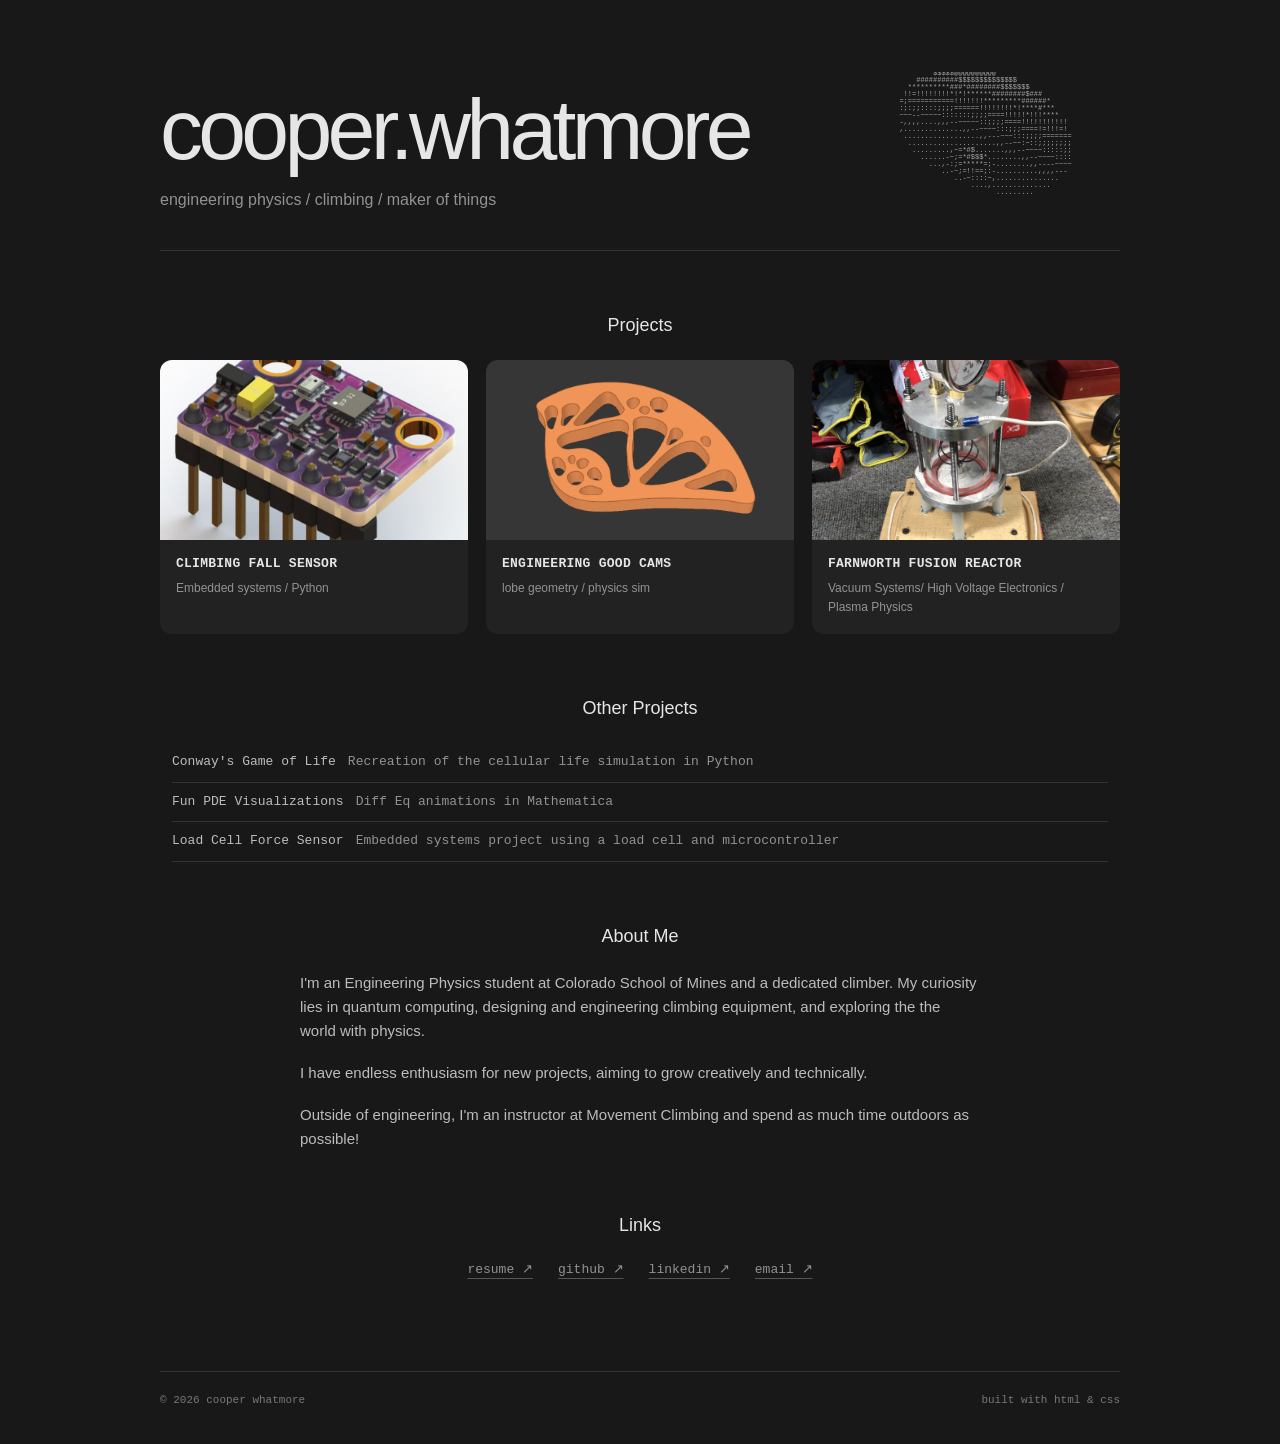
<file: index.html>
<!DOCTYPE html>
<html lang="en">

<head>
  <meta charset="UTF-8">
  <meta name="viewport" content="width=device-width, initial-scale=1.0">
  <meta name="description" content="Cooper Whatmore's engineering portfolio.">
  <title>cooper whatmore</title>
  <link rel="stylesheet" href="style.css">
</head>

<body>

  <main class="container">

    <!-- INTRODUCTION -->

    
    <header id="home" class="hero-header">

      <div class="hero-text">
        <h1>cooper.whatmore</h1>

        <p class="subtitle">
          engineering physics / climbing / maker of things
        </p>
      </div>

      <div class="donut-decoration" aria-hidden="true">
        <pre id="donut"></pre>
      </div>

    </header>


    <hr>

    <!-- PROJECTS -->

    <section id="Projects">
      <h2>Projects</h2>

      <div class="project-grid">

        <a class="project-card" href="Projects/fall-sensor.html">
          <div class="project-image">
            <img
              src="assets/fallsensor.jpeg"
              alt="Climbing fall sensor project"
              onerror="this.style.display='none'"
            >
            <span class="project-placeholder">01 / SENSOR</span>
          </div>
          <div class="project-info">
            <h3>CLIMBING FALL SENSOR</h3>
            <p>Embedded systems / Python</p>
          </div>
        </a>

        <a class="project-card" href="Projects/cam-analysis.html">
          <div class="project-image">
            <img
              src="assets/camdesign.jpeg"
              alt="Climbing cam mechanism"
              onerror="this.style.display='none'"
            >
            <span class="project-placeholder">02 / MECHANICS</span>
          </div>
          <div class="project-info">
            <h3>ENGINEERING GOOD CAMS</h3>
            <p>lobe geometry / physics sim</p>
          </div>
        </a>

        <a class="project-card" href="Projects/fusion-reactor.html">
          <div class="project-image">
            <img
              src="assets/fusionproj.jpg"
              alt="Farnsworth Fusion Reactor"
              onerror="this.style.display='none'"
            >
          </div>
          <div class="project-info">
            <h3>FARNWORTH FUSION REACTOR</h3>
            <p>Vacuum Systems/ High Voltage Electronics / Plasma Physics</p>
          </div>
        </a>

      </div>
    </section>

    <!-- SMALL PROJECTS -->

    <section id="other-projects">
      <h2>Other Projects</h2>

      <div class="project-links">

        <div class="project-link">
          <span class="project-name">Conway's Game of Life</span>
          <span class="project-description">
            Recreation of the cellular life simulation in Python
          </span>
        </div>

        <div class="project-link">
          <span class="project-name">Fun PDE Visualizations</span>
          <span class="project-description">
            Diff Eq animations in Mathematica
          </span>
        </div>

        <div class="project-link">
          <span class="project-name">Load Cell Force Sensor</span>
          <span class="project-description">
            Embedded systems project using a load cell and microcontroller
          </span>
        </div>


      </div>
    </section>

    <!-- ABOUT -->

    <section id="about">
      <h2>About Me</h2>

      <div class="about-text">
        <p>
          I'm an Engineering Physics student at Colorado School
          of Mines and a dedicated climber. My curiosity lies in quantum computing, 
          designing and engineering climbing equipment, and exploring the the world with 
          physics.

        </p>

        <p>
          I have endless enthusiasm for new projects, aiming to grow creatively and technically. 
        </p>

        <p>
          Outside of engineering, I'm an instructor at Movement Climbing and spend
          as much time outdoors as possible!
        </p>
      </div>
    </section>

    <!-- RESUME AND CONTACT -->

    <section id="contact">
      <h2>Links</h2>

      <div class="links">
        <a href="assets/CWresume26.pdf" target="_blank" rel="noopener">
          resume ↗
        </a>

        <a href="https://github.com/" target="_blank" rel="noopener">
          github ↗
        </a>

        <a
          href="https://www.linkedin.com/in/cjwhatmore-2675b8348/"
          target="_blank"
          rel="noopener"
        >
          linkedin ↗
        </a>

        <a href="mailto:cjwhatmore@mines.edu">
          email ↗
        </a>
      </div>
    </section>

    <footer>
      <span>© 2026 cooper whatmore</span>
      <span>built with html & css</span>
    </footer>

  </main>

<script src="donut.js"></script>

</body>
</html>
</file>
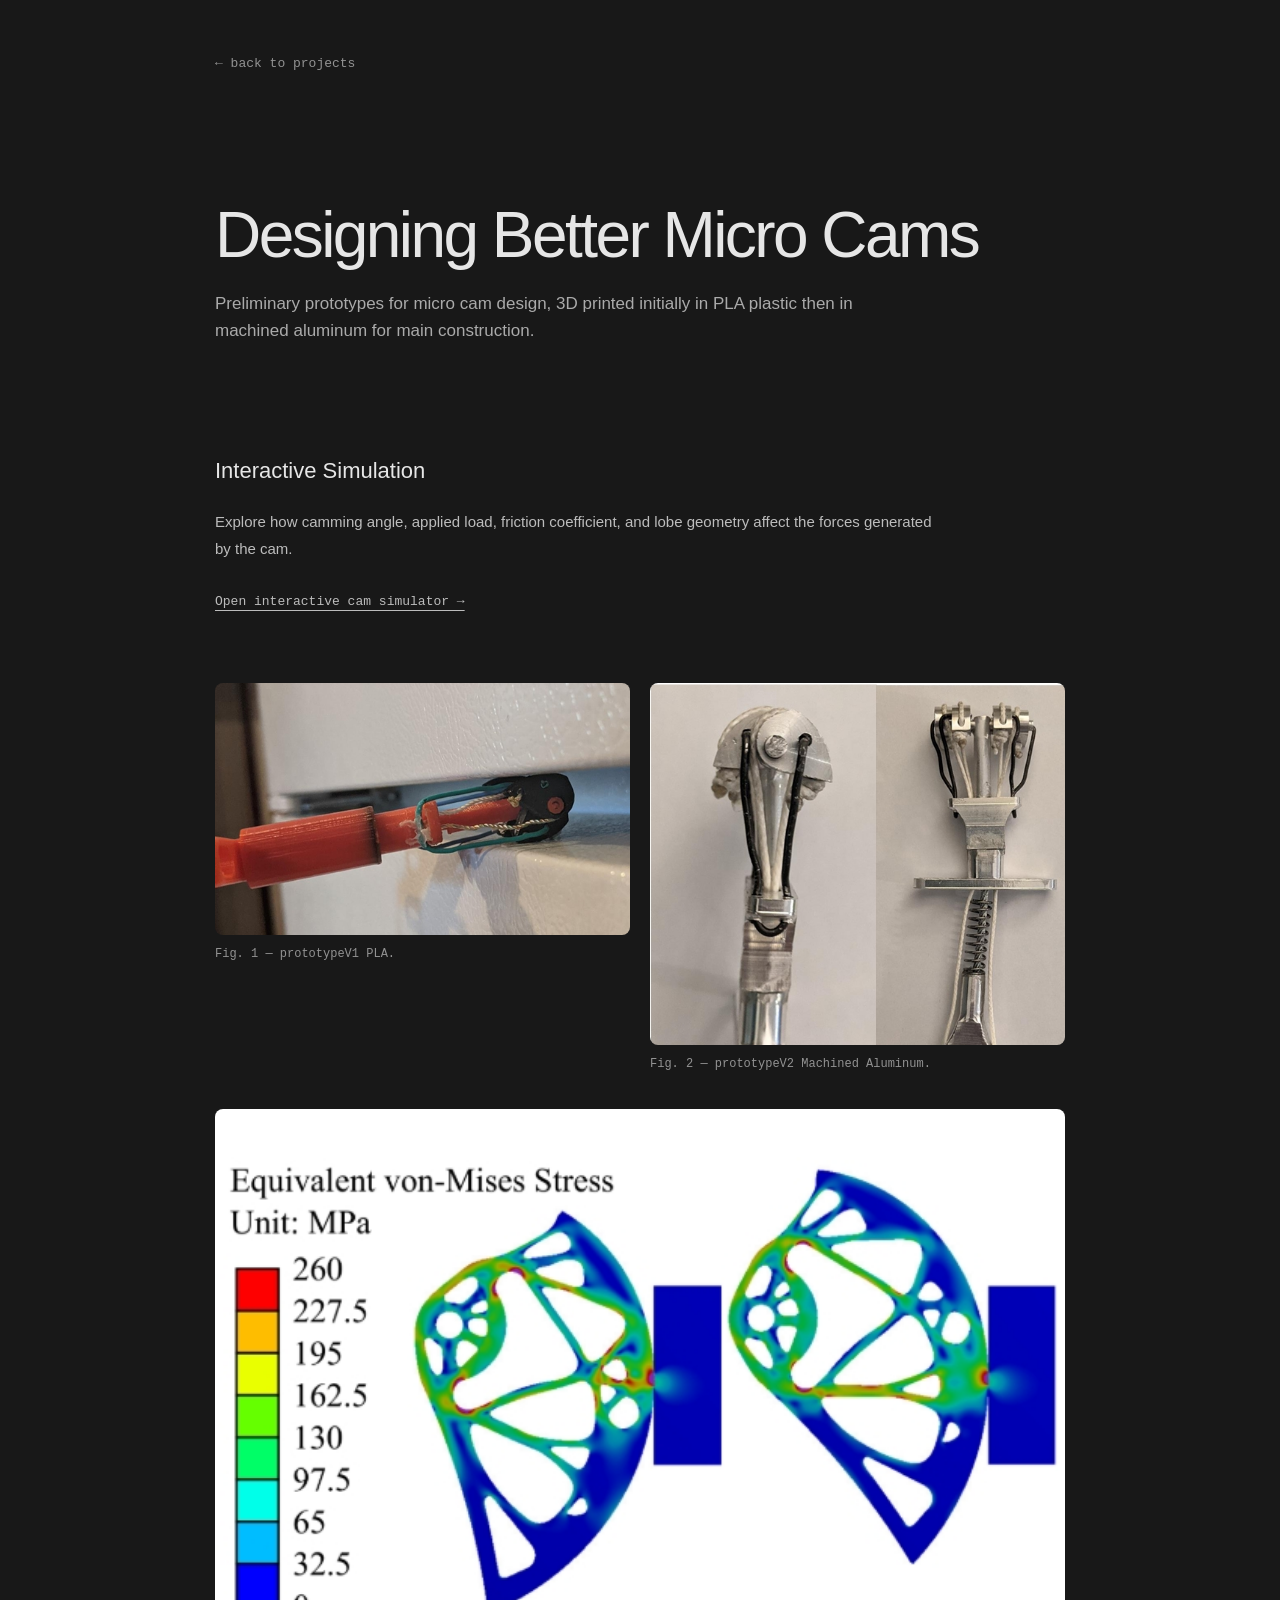
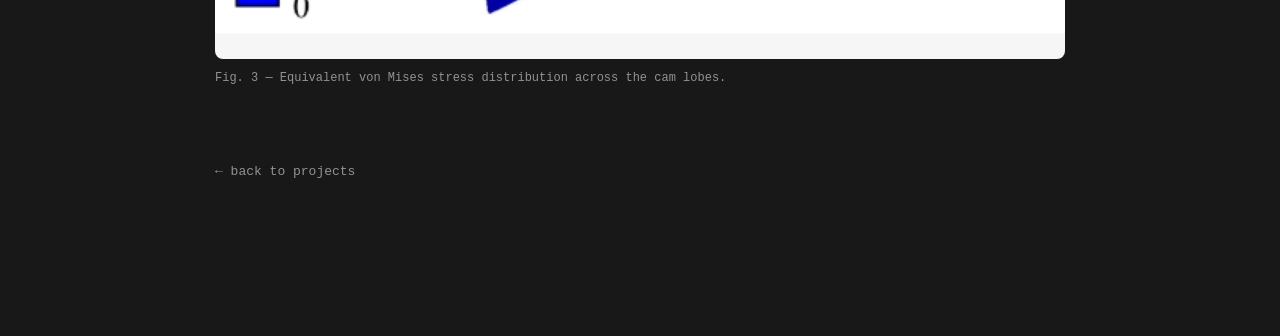
<file: Projects/cam-analysis.html>
<!DOCTYPE html>
<html lang="en">

<head>
  <meta charset="UTF-8">
  <meta name="viewport" content="width=device-width, initial-scale=1.0">

  <title>Designing better micro cams</title>

  <link rel="stylesheet" href="../style.css">

  <style>
    /* Project page layout */

    .project-page {
      width: min(100% - 40px, 850px);
      margin: 0 auto;
      padding: 50px 0 100px;
    }

    .back-link {
      display: inline-block;
      color: #929292;
      font-family: monospace;
      font-size: 13px;
      margin-bottom: 55px;
      text-decoration: none;
    }

    .project-header {
      margin-bottom: 65px;
    }

    .project-header h1 {
      font-size: clamp(36px, 6vw, 64px);
      letter-spacing: -0.04em;
      margin: 0 0 20px;
    }

    .project-header p {
      color: #aaa;
      font-size: 17px;
      max-width: 650px;
    }

    .project-section {
      margin: 65px 0;
    }

    .project-section h2 {
      font-size: 22px;
      text-align: left;
      margin-bottom: 20px;
    }

    .project-section p {
      color: #bcbcbc;
      line-height: 1.8;
      max-width: 720px;
    }

    
/* PROTOTYPE IMAGE SECTION */

.prototype-section {
  margin: 70px 0;
  width: 100%;
}

.prototype-section h2 {
  text-align: left;
  font-size: 24px;
  margin-bottom: 12px;
}

.prototype-section > p {
  color: #929292;
  margin-bottom: 30px;
}

/* Two photos side by side */

.prototype-gallery {
  display: grid;
  grid-template-columns: repeat(2, minmax(0, 1fr));
  gap: 20px;
  align-items: start;
}

.prototype-gallery figure,
.prototype-fea {
  margin: 0;
  min-width: 0;
}

.prototype-gallery img {
  display: block;
  width: 100%;
  height: auto;
  max-height: none;
  object-fit: contain;
  border-radius: 8px;
}

/* FEA image */

.prototype-fea {
  margin-top: 35px;
}

.prototype-fea img {
  display: block;
  width: 100%;
  height: auto;
  max-height: none;
  object-fit: contain;
  border-radius: 8px;
}

/* Captions */

.prototype-section figcaption {
  margin-top: 10px;
  color: #929292;
  font-family: monospace;
  font-size: 12px;
  line-height: 1.6;
}

/* Mobile */

@media (max-width: 650px) {
  .prototype-gallery {
    grid-template-columns: 1fr;
  }
}

  </style>
</head>

<body>

  <main class="project-page">

    <!-- BACK TO HOMEPAGE -->

    <a href="../index.html" class="back-link">
      ← back to projects
    </a>

    <!-- PROJECT INTRODUCTION -->

    <header class="project-header">

      <h1>Designing Better Micro Cams</h1>

      <p>
        Preliminary prototypes for micro cam design, 3D printed initially in
        PLA plastic then in machined aluminum for main construction.
      </p>

    </header>

<section class="project-section">
  <h2>Interactive Simulation</h2>

  <p>
    Explore how camming angle, applied load, friction coefficient,
    and lobe geometry affect the forces generated by the cam.
  </p>

  <a href="cam-simulator.html" class="simulation-link">
    Open interactive cam simulator →
  </a>
</section>

    
<section class="prototype-section">

  <!-- Two prototype photos -->

  <div class="prototype-gallery">

    <figure>
      <img
        src="../assets/camProt1.jpeg"
        alt="Close-up of the cam prototype"
      >
      <figcaption>
        Fig. 1 — prototypeV1 PLA.
      </figcaption>
    </figure>

    <figure>
      <img
        src="../assets/camProt2.jpeg"
        alt="Two views of the cam prototype"
      >
      <figcaption>
        Fig. 2 — prototypeV2 Machined Aluminum.
      </figcaption>
    </figure>

  </div>

  <!-- Full-width FEA image -->

  <figure class="prototype-fea">
    <img
      src="../assets/camFEA.jpeg"
      alt="Equivalent von Mises stress distribution"
    >
    <figcaption>
      Fig. 3 — Equivalent von Mises stress distribution
      across the cam lobes.
    </figcaption>
  </figure>

</section>

    <a href="../index.html" class="back-link">
      ← back to projects
    </a>

  </main>

</body>
</html>
</file>
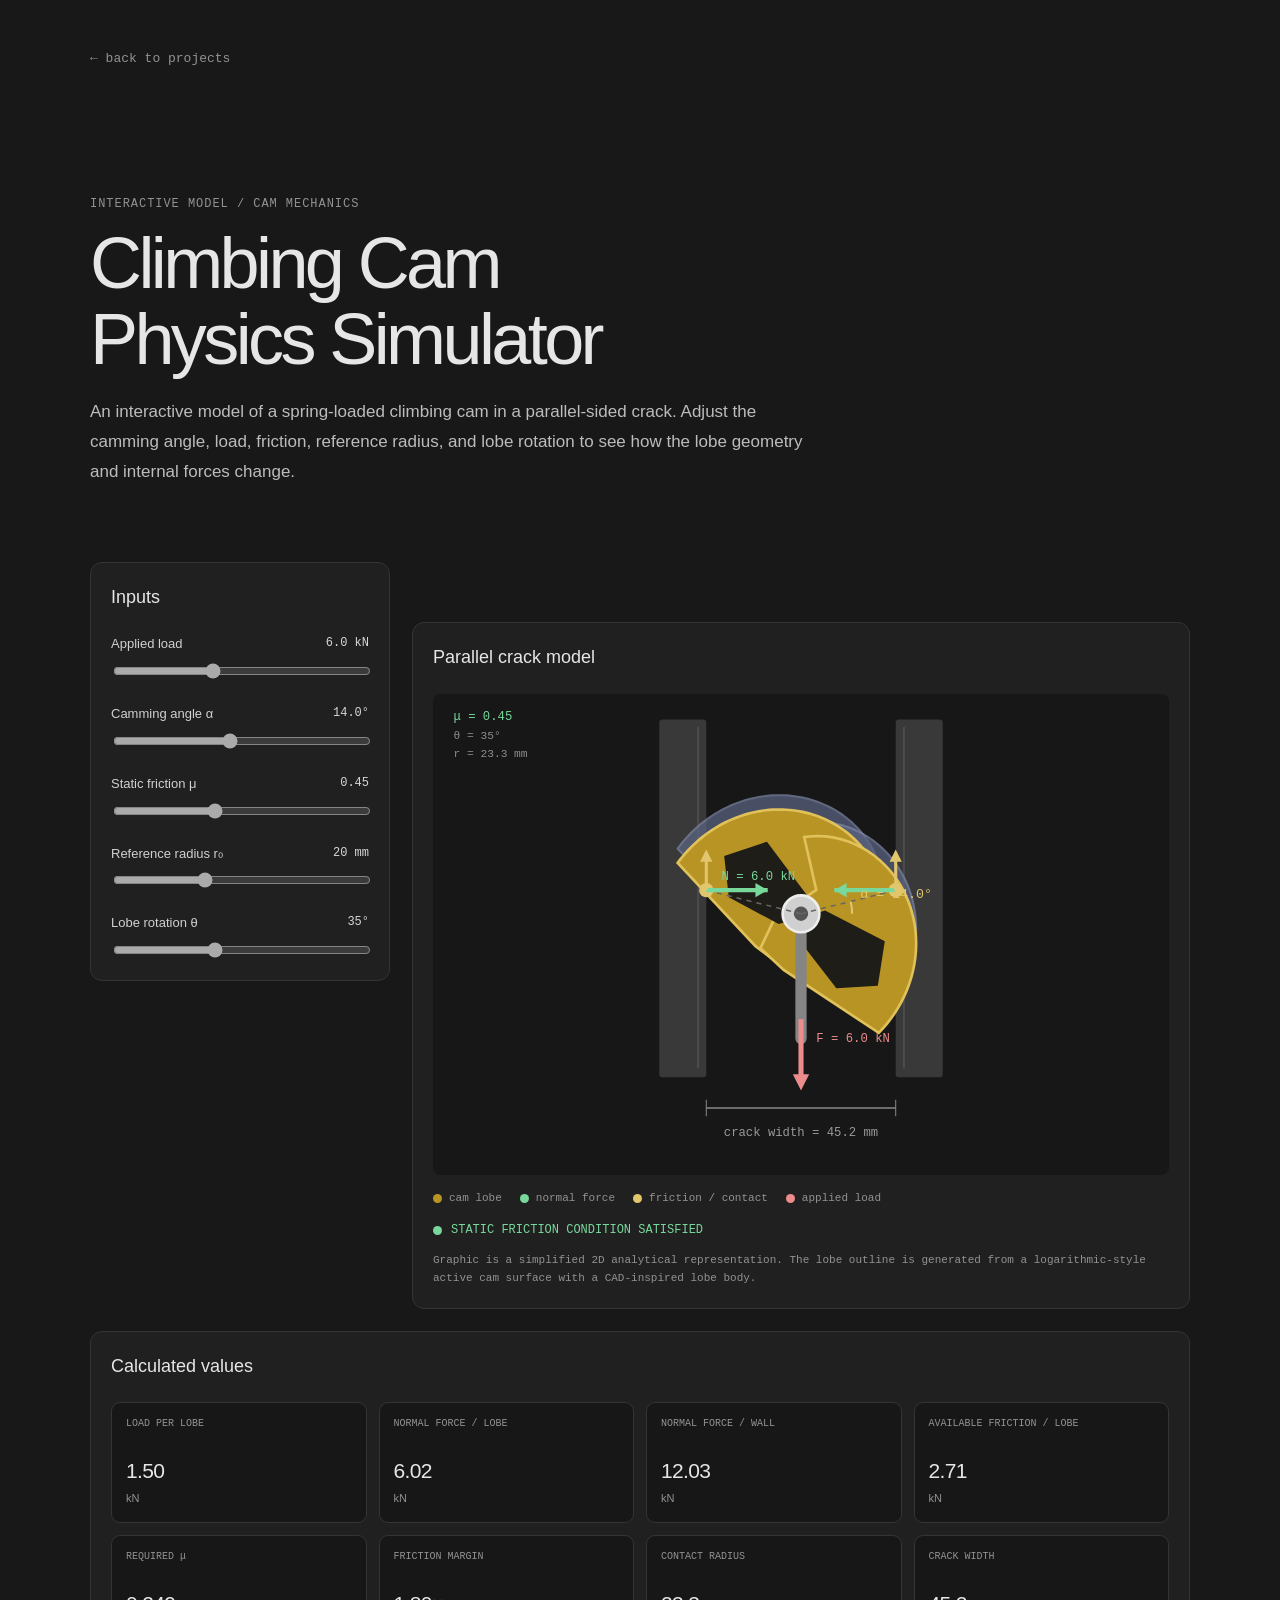
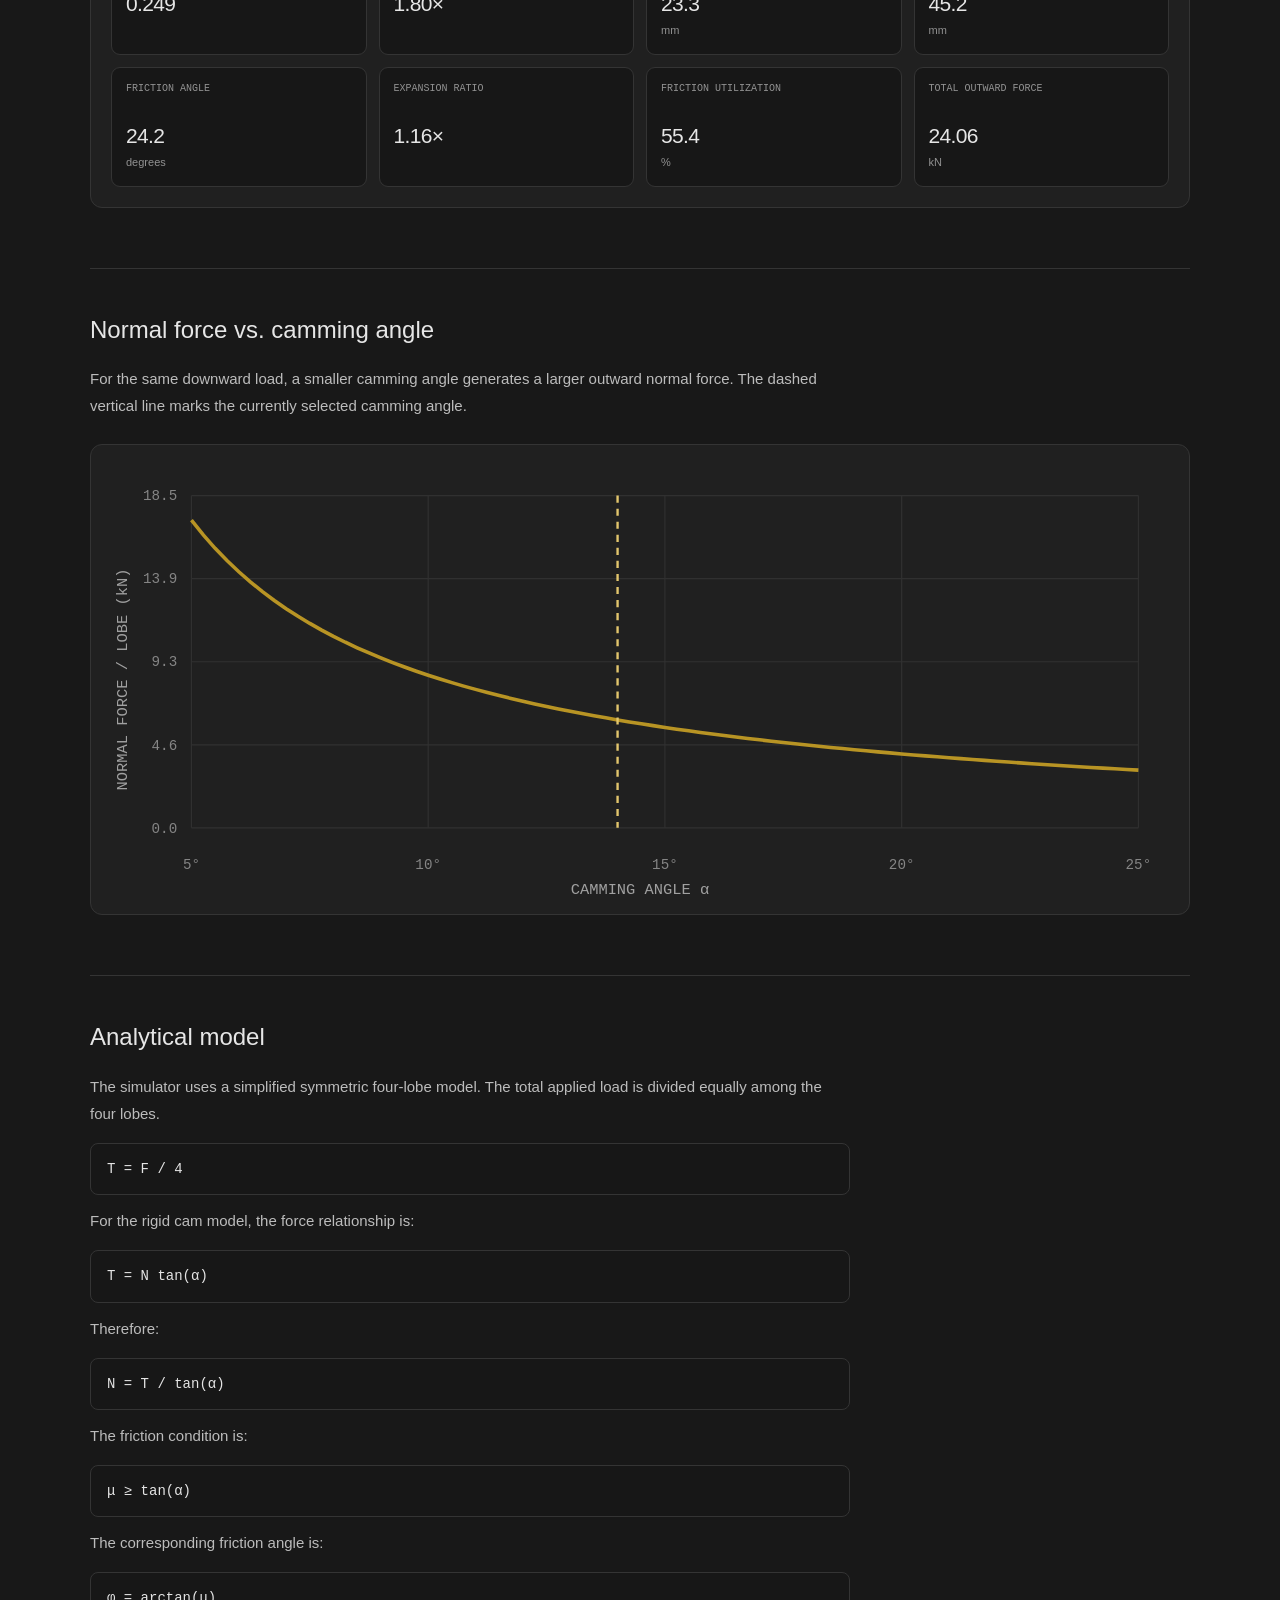
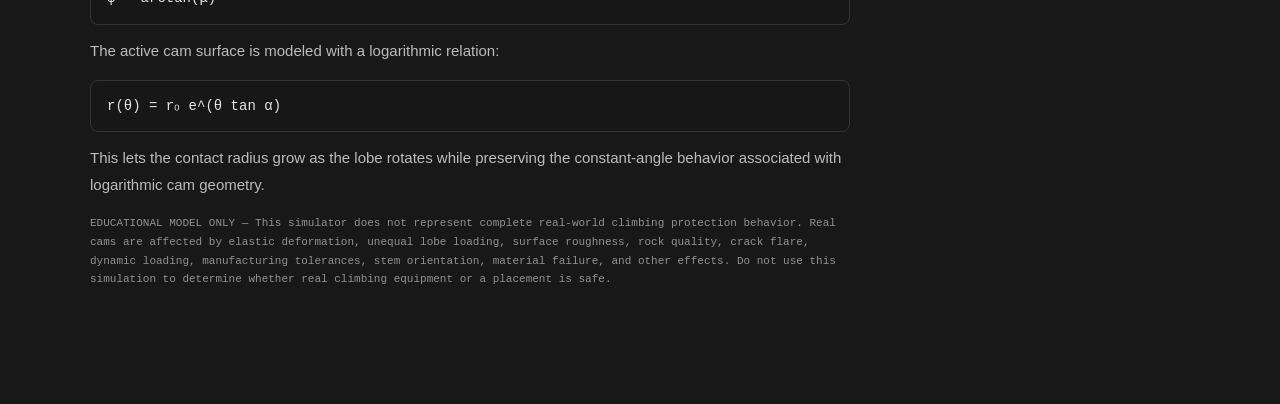
<file: Projects/cam-simulator.html>
<!DOCTYPE html>
<html lang="en">

<head>
  <meta charset="UTF-8">
  <meta name="viewport" content="width=device-width, initial-scale=1.0">
  <title>Cam Physics Simulator | Cooper Whatmore</title>
  <link rel="stylesheet" href="../style.css">

  <style>
    :root {
      --sim-bg: #181818;
      --sim-panel: #202020;
      --sim-panel-dark: #171717;
      --sim-text: #e6e6e6;
      --sim-muted: #929292;
      --sim-border: #343434;

      --sim-gold: #b89424;
      --sim-gold-light: #e0c15a;
      --sim-green: #78d89b;
      --sim-red: #ed8c8c;
      --sim-yellow: #e2c66d;
      --sim-gray: #8a8a8a;
    }

    * {
      box-sizing: border-box;
    }

    body {
      margin: 0;
      background: var(--sim-bg);
      color: var(--sim-text);
      font-family: Arial, Helvetica, sans-serif;
    }

    .sim-page {
      width: min(100% - 40px, 1100px);
      margin: 0 auto;
      padding: 45px 0 100px;
    }

    .back-link {
      color: var(--sim-muted);
      font-family: monospace;
      font-size: 13px;
      text-decoration: none;
    }

    .back-link:hover {
      color: white;
    }

    .sim-header {
      max-width: 780px;
      margin: 55px 0 50px;
    }

    .sim-kicker {
      color: var(--sim-muted);
      font-family: monospace;
      font-size: 12px;
      letter-spacing: 0.08em;
      margin-bottom: 12px;
    }

    .sim-header h1 {
      font-size: clamp(42px, 7vw, 72px);
      line-height: 1.05;
      letter-spacing: -0.05em;
      margin: 0 0 20px;
      font-weight: 400;
    }

    .sim-header p {
      max-width: 720px;
      color: #bcbcbc;
      font-size: 17px;
      line-height: 1.75;
      margin: 0;
    }

    .sim-layout {
      display: grid;
      grid-template-columns: 300px minmax(0, 1fr);
      gap: 22px;
      align-items: start;
    }

    .sim-panel {
      background: var(--sim-panel);
      border: 1px solid var(--sim-border);
      border-radius: 12px;
      padding: 20px;
      min-width: 0;
    }

    .sim-panel h2 {
      text-align: left;
      font-size: 18px;
      margin: 0 0 22px;
      font-weight: 500;
    }

    .control {
      margin-bottom: 25px;
    }

    .control:last-child {
      margin-bottom: 0;
    }

    .control-header {
      display: flex;
      justify-content: space-between;
      gap: 12px;
      margin-bottom: 8px;
    }

    .control label {
      color: #d0d0d0;
      font-size: 13px;
    }

    .control-value {
      color: #d7d7d7;
      font-family: monospace;
      font-size: 12px;
      white-space: nowrap;
    }

    input[type="range"] {
      display: block;
      width: 100%;
      accent-color: #aaaaaa;
    }

    #camGraphic {
      display: block;
      width: 100%;
      height: auto;
      background: var(--sim-panel-dark);
      border-radius: 8px;
    }

    .visual-note {
      margin: 12px 0 0;
      color: var(--sim-muted);
      font-family: monospace;
      font-size: 11px;
      line-height: 1.6;
    }

    .status {
      display: flex;
      align-items: center;
      gap: 9px;
      margin-top: 14px;
      font-family: monospace;
      font-size: 12px;
    }

    .status-dot {
      width: 9px;
      height: 9px;
      border-radius: 50%;
      flex-shrink: 0;
    }

    .status.safe {
      color: var(--sim-green);
    }

    .status.safe .status-dot {
      background: var(--sim-green);
    }

    .status.unsafe {
      color: var(--sim-red);
    }

    .status.unsafe .status-dot {
      background: var(--sim-red);
    }

    .legend {
      display: flex;
      flex-wrap: wrap;
      gap: 18px;
      margin-top: 15px;
      color: var(--sim-muted);
      font-family: monospace;
      font-size: 11px;
    }

    .legend-item {
      display: flex;
      align-items: center;
      gap: 7px;
    }

    .legend-dot {
      width: 9px;
      height: 9px;
      border-radius: 50%;
    }

    .results-section {
      margin-top: 22px;
    }

    .results-grid {
      display: grid;
      grid-template-columns: repeat(4, minmax(0, 1fr));
      gap: 12px;
    }

    .result-card {
      background: var(--sim-panel-dark);
      border: 1px solid var(--sim-border);
      border-radius: 9px;
      padding: 14px;
      min-width: 0;
    }

    .result-name {
      min-height: 30px;
      margin-bottom: 7px;
      color: var(--sim-muted);
      font-family: monospace;
      font-size: 10px;
      line-height: 1.4;
    }

    .result-value {
      font-size: 21px;
      letter-spacing: -0.03em;
      overflow-wrap: anywhere;
    }

    .result-unit {
      margin-top: 2px;
      color: var(--sim-muted);
      font-size: 11px;
    }

    .physics-section {
      margin-top: 60px;
      padding-top: 42px;
      border-top: 1px solid var(--sim-border);
    }

    .physics-section h2 {
      text-align: left;
      font-size: 24px;
      margin: 0 0 16px;
      font-weight: 500;
    }

    .physics-section p {
      max-width: 760px;
      color: #bcbcbc;
      line-height: 1.8;
      margin: 0 0 16px;
    }

    .equation {
      max-width: 760px;
      margin: 12px 0;
      padding: 14px 16px;
      background: var(--sim-panel-dark);
      border: 1px solid var(--sim-border);
      border-radius: 8px;
      color: #e4e4e4;
      font-family: "Courier New", monospace;
      font-size: 14px;
      overflow-x: auto;
      white-space: pre;
    }

    .chart-wrap {
      margin-top: 25px;
      background: var(--sim-panel);
      border: 1px solid var(--sim-border);
      border-radius: 12px;
      padding: 15px;
    }

    #forceChart {
      display: block;
      width: 100%;
      height: auto;
    }

    .disclaimer {
      margin-top: 28px;
      color: var(--sim-muted) !important;
      font-family: monospace;
      font-size: 11px;
      line-height: 1.7 !important;
    }

    @media (max-width: 900px) {
      .sim-layout {
        grid-template-columns: 1fr;
      }

      .results-grid {
        grid-template-columns: repeat(2, 1fr);
      }
    }

    @media (max-width: 540px) {
      .results-grid {
        grid-template-columns: 1fr;
      }

      .sim-page {
        width: calc(100% - 28px);
      }
    }
  </style>
</head>

<body>

  <main class="sim-page">

    <a href="../index.html" class="back-link">← back to projects</a>

    <header class="sim-header">
      <div class="sim-kicker">INTERACTIVE MODEL / CAM MECHANICS</div>
      <h1>Climbing Cam<br>Physics Simulator</h1>
      <p>
        An interactive model of a spring-loaded climbing cam in a parallel-sided crack.
        Adjust the camming angle, load, friction, reference radius, and lobe rotation
        to see how the lobe geometry and internal forces change.
      </p>
    </header>

    <div class="sim-layout">

      <aside class="sim-panel">
        <h2>Inputs</h2>

        <div class="control">
          <div class="control-header">
            <label for="load">Applied load</label>
            <span id="loadDisplay" class="control-value"></span>
          </div>
          <input id="load" type="range" min="0.5" max="15" value="6" step="0.1">
        </div>

        <div class="control">
          <div class="control-header">
            <label for="angle">Camming angle α</label>
            <span id="angleDisplay" class="control-value"></span>
          </div>
          <input id="angle" type="range" min="5" max="25" value="14" step="0.1">
        </div>

        <div class="control">
          <div class="control-header">
            <label for="friction">Static friction μ</label>
            <span id="frictionDisplay" class="control-value"></span>
          </div>
          <input id="friction" type="range" min="0.10" max="1.00" value="0.45" step="0.01">
        </div>

        <div class="control">
          <div class="control-header">
            <label for="radius">Reference radius r₀</label>
            <span id="radiusDisplay" class="control-value"></span>
          </div>
          <input id="radius" type="range" min="12" max="35" value="20" step="1">
        </div>

        <div class="control">
          <div class="control-header">
            <label for="rotation">Lobe rotation θ</label>
            <span id="rotationDisplay" class="control-value"></span>
          </div>
          <input id="rotation" type="range" min="0" max="90" value="35" step="1">
        </div>
      </aside>

      <section class="sim-panel">
        <h2>Parallel crack model</h2>

        <svg
          id="camGraphic"
          viewBox="0 0 720 470"
          xmlns="http://www.w3.org/2000/svg"
          aria-label="Interactive climbing cam simulation">
        </svg>

        <div class="legend">
          <div class="legend-item">
            <span class="legend-dot" style="background:#b89424;"></span>
            cam lobe
          </div>
          <div class="legend-item">
            <span class="legend-dot" style="background:#78d89b;"></span>
            normal force
          </div>
          <div class="legend-item">
            <span class="legend-dot" style="background:#e2c66d;"></span>
            friction / contact
          </div>
          <div class="legend-item">
            <span class="legend-dot" style="background:#ed8c8c;"></span>
            applied load
          </div>
        </div>

        <div id="status" class="status">
          <span class="status-dot"></span>
          <span id="statusText"></span>
        </div>

        <p class="visual-note">
          Graphic is a simplified 2D analytical representation. The lobe outline is generated
          from a logarithmic-style active cam surface with a CAD-inspired lobe body.
        </p>
      </section>

    </div>

    <section class="sim-panel results-section">
      <h2>Calculated values</h2>

      <div class="results-grid">

        <div class="result-card">
          <div class="result-name">LOAD PER LOBE</div>
          <div id="tangentialResult" class="result-value"></div>
          <div class="result-unit">kN</div>
        </div>

        <div class="result-card">
          <div class="result-name">NORMAL FORCE / LOBE</div>
          <div id="normalResult" class="result-value"></div>
          <div class="result-unit">kN</div>
        </div>

        <div class="result-card">
          <div class="result-name">NORMAL FORCE / WALL</div>
          <div id="wallForceResult" class="result-value"></div>
          <div class="result-unit">kN</div>
        </div>

        <div class="result-card">
          <div class="result-name">AVAILABLE FRICTION / LOBE</div>
          <div id="frictionForceResult" class="result-value"></div>
          <div class="result-unit">kN</div>
        </div>

        <div class="result-card">
          <div class="result-name">REQUIRED μ</div>
          <div id="requiredFrictionResult" class="result-value"></div>
        </div>

        <div class="result-card">
          <div class="result-name">FRICTION MARGIN</div>
          <div id="marginResult" class="result-value"></div>
        </div>

        <div class="result-card">
          <div class="result-name">CONTACT RADIUS</div>
          <div id="radiusResult" class="result-value"></div>
          <div class="result-unit">mm</div>
        </div>

        <div class="result-card">
          <div class="result-name">CRACK WIDTH</div>
          <div id="crackResult" class="result-value"></div>
          <div class="result-unit">mm</div>
        </div>

        <div class="result-card">
          <div class="result-name">FRICTION ANGLE</div>
          <div id="frictionAngleResult" class="result-value"></div>
          <div class="result-unit">degrees</div>
        </div>

        <div class="result-card">
          <div class="result-name">EXPANSION RATIO</div>
          <div id="expansionResult" class="result-value"></div>
        </div>

        <div class="result-card">
          <div class="result-name">FRICTION UTILIZATION</div>
          <div id="utilizationResult" class="result-value"></div>
          <div class="result-unit">%</div>
        </div>

        <div class="result-card">
          <div class="result-name">TOTAL OUTWARD FORCE</div>
          <div id="totalNormalResult" class="result-value"></div>
          <div class="result-unit">kN</div>
        </div>

      </div>
    </section>

    <section class="physics-section">
      <h2>Normal force vs. camming angle</h2>
      <p>
        For the same downward load, a smaller camming angle generates a larger outward
        normal force. The dashed vertical line marks the currently selected camming angle.
      </p>

      <div class="chart-wrap">
        <svg id="forceChart" viewBox="0 0 900 370" xmlns="http://www.w3.org/2000/svg"></svg>
      </div>
    </section>

    <section class="physics-section">
      <h2>Analytical model</h2>

      <p>
        The simulator uses a simplified symmetric four-lobe model. The total applied load
        is divided equally among the four lobes.
      </p>

      <div class="equation">T = F / 4</div>

      <p>For the rigid cam model, the force relationship is:</p>

      <div class="equation">T = N tan(α)</div>

      <p>Therefore:</p>

      <div class="equation">N = T / tan(α)</div>

      <p>The friction condition is:</p>

      <div class="equation">μ ≥ tan(α)</div>

      <p>The corresponding friction angle is:</p>

      <div class="equation">φ = arctan(μ)</div>

      <p>The active cam surface is modeled with a logarithmic relation:</p>

      <div class="equation">r(θ) = r₀ e^(θ tan α)</div>

      <p>
        This lets the contact radius grow as the lobe rotates while preserving the constant-angle
        behavior associated with logarithmic cam geometry.
      </p>

      <p class="disclaimer">
        EDUCATIONAL MODEL ONLY — This simulator does not represent complete real-world climbing
        protection behavior. Real cams are affected by elastic deformation, unequal lobe loading,
        surface roughness, rock quality, crack flare, dynamic loading, manufacturing tolerances,
        stem orientation, material failure, and other effects. Do not use this simulation to
        determine whether real climbing equipment or a placement is safe.
      </p>
    </section>

  </main>

  <script>
    const loadInput = document.getElementById("load");
    const angleInput = document.getElementById("angle");
    const frictionInput = document.getElementById("friction");
    const radiusInput = document.getElementById("radius");
    const rotationInput = document.getElementById("rotation");

    function degToRad(degrees) {
      return degrees * Math.PI / 180;
    }

    function radToDeg(radians) {
      return radians * 180 / Math.PI;
    }

    function round(value, digits = 2) {
      return Number(value).toFixed(digits);
    }

    function clamp(value, min, max) {
      return Math.min(Math.max(value, min), max);
    }

    function transformLocalPoint(
      localX,
      localY,
      cx,
      cy,
      rotationDeg,
      scale,
      mirror = false,
      yOffset = 0
    ) {
      let x = localX;
      let y = localY;

      if (mirror) {
        x = -x;
      }

      const rot = degToRad(rotationDeg);

      const xr = x * Math.cos(rot) - y * Math.sin(rot);
      const yr = x * Math.sin(rot) + y * Math.cos(rot);

      return {
        x: cx + xr * scale,
        y: cy - yr * scale + yOffset
      };
    }

    function buildCamLobePath(
      cx,
      cy,
      r0,
      alphaDeg,
      rotationDeg,
      scale,
      mirror = false,
      yOffset = 0
    ) {
      const alpha = degToRad(alphaDeg);
      const b = Math.tan(alpha);

      const thetaMax = 1.95;
      const samples = 85;

      const outerPoints = [];

      for (let i = 0; i <= samples; i++) {
        const t = i / samples;
        const theta = thetaMax * t;
        const radius = r0 * Math.exp(theta * b);

        const polarAngle = degToRad(128) - 1.28 * theta;

        const localX = radius * Math.cos(polarAngle);
        const localY = radius * Math.sin(polarAngle);

        outerPoints.push(
          transformLocalPoint(
            localX,
            localY,
            cx,
            cy,
            rotationDeg,
            scale,
            mirror,
            yOffset
          )
        );
      }

      const lowerFlat = transformLocalPoint(
        0.22 * r0,
        -0.58 * r0,
        cx,
        cy,
        rotationDeg,
        scale,
        mirror,
        yOffset
      );

      const cornerA = transformLocalPoint(
        -0.16 * r0,
        -0.56 * r0,
        cx,
        cy,
        rotationDeg,
        scale,
        mirror,
        yOffset
      );

      const cornerB = transformLocalPoint(
        -0.26 * r0,
        -0.18 * r0,
        cx,
        cy,
        rotationDeg,
        scale,
        mirror,
        yOffset
      );

      const upperBack = transformLocalPoint(
        -0.10 * r0,
        0.40 * r0,
        cx,
        cy,
        rotationDeg,
        scale,
        mirror,
        yOffset
      );

      const startPoint = outerPoints[0];

      let path = `M ${startPoint.x} ${startPoint.y}`;

      for (let i = 1; i < outerPoints.length; i++) {
        path += ` L ${outerPoints[i].x} ${outerPoints[i].y}`;
      }

      path += ` L ${lowerFlat.x} ${lowerFlat.y}`;
      path += ` L ${cornerA.x} ${cornerA.y}`;
      path += ` L ${cornerB.x} ${cornerB.y}`;
      path += ` L ${upperBack.x} ${upperBack.y}`;
      path += " Z";

      return path;
    }

    function buildCamWindowPath(
      cx,
      cy,
      r0,
      rotationDeg,
      scale,
      mirror = false,
      yOffset = 0
    ) {
      const localPoints = [
        { x: 0.14 * r0, y: 0.28 * r0 },
        { x: 0.92 * r0, y: 0.46 * r0 },
        { x: 1.20 * r0, y: 0.00 * r0 },
        { x: 0.84 * r0, y: -0.34 * r0 },
        { x: 0.18 * r0, y: -0.20 * r0 },
        { x: 0.00 * r0, y: 0.06 * r0 }
      ];

      const points = localPoints.map(point =>
        transformLocalPoint(
          point.x,
          point.y,
          cx,
          cy,
          rotationDeg,
          scale,
          mirror,
          yOffset
        )
      );

      let path = `M ${points[0].x} ${points[0].y}`;

      for (let i = 1; i < points.length; i++) {
        path += ` L ${points[i].x} ${points[i].y}`;
      }

      path += " Z";

      return path;
    }

    function renderCam(data) {
      const svg = document.getElementById("camGraphic");

      const {
        F,
        alphaDeg,
        thetaDeg,
        r0,
        contactRadius,
        crackWidth,
        N,
        T,
        mu,
        frictionForce,
        safe
      } = data;

      const width = 720;
      const height = 470;

      const cx = width / 2;
      const cy = 215;

      const alpha = degToRad(alphaDeg);

      const maximumVisualHalfGap = 230;

      let scale = maximumVisualHalfGap / (contactRadius * Math.cos(alpha));
      scale = clamp(scale, 2.0, 4.1);

      const halfGap = contactRadius * Math.cos(alpha) * scale;
      const contactYOffset = contactRadius * Math.sin(alpha) * scale;

      const leftWallX = cx - halfGap;
      const rightWallX = cx + halfGap;
      const contactY = cy - contactYOffset;

      const bodyRotation = -8 - thetaDeg * 0.92;

      const leftRear = buildCamLobePath(
        cx, cy, r0, alphaDeg, bodyRotation, scale, true, -7
      );

      const leftFront = buildCamLobePath(
        cx, cy, r0, alphaDeg, bodyRotation, scale, true, 7
      );

      const rightRear = buildCamLobePath(
        cx, cy, r0, alphaDeg, bodyRotation, scale, false, -7
      );

      const rightFront = buildCamLobePath(
        cx, cy, r0, alphaDeg, bodyRotation, scale, false, 7
      );

      const leftRearWindow = buildCamWindowPath(
        cx, cy, r0, bodyRotation, scale, true, -7
      );

      const leftFrontWindow = buildCamWindowPath(
        cx, cy, r0, bodyRotation, scale, true, 7
      );

      const rightRearWindow = buildCamWindowPath(
        cx, cy, r0, bodyRotation, scale, false, -7
      );

      const rightFrontWindow = buildCamWindowPath(
        cx, cy, r0, bodyRotation, scale, false, 7
      );

      const normalArrowLength = clamp(30 + N * 5, 38, 105);
      const loadArrowLength = clamp(35 + F * 4, 40, 95);
      const frictionArrowLength = clamp(20 + frictionForce * 4, 30, 78);

      const conditionColor = safe ? "#78d89b" : "#ed8c8c";

      svg.innerHTML = `
        <rect
          x="0"
          y="0"
          width="${width}"
          height="${height}"
          rx="8"
          fill="#171717"
        />

        <rect
          x="${leftWallX - 46}"
          y="25"
          width="46"
          height="350"
          rx="3"
          fill="#393939"
        />

        <rect
          x="${rightWallX}"
          y="25"
          width="46"
          height="350"
          rx="3"
          fill="#393939"
        />

        <line
          x1="${leftWallX - 8}"
          y1="32"
          x2="${leftWallX - 8}"
          y2="366"
          stroke="#4c4c4c"
          stroke-width="2"
        />

        <line
          x1="${rightWallX + 8}"
          y1="32"
          x2="${rightWallX + 8}"
          y2="366"
          stroke="#4c4c4c"
          stroke-width="2"
        />

        <path
          d="${leftRear}"
          fill="#5c6482"
          stroke="#7d88a8"
          stroke-width="2"
          opacity="0.72"
        />

        <path
          d="${rightRear}"
          fill="#5c6482"
          stroke="#7d88a8"
          stroke-width="2"
          opacity="0.72"
        />

        <path
          d="${leftRearWindow}"
          fill="#171717"
          opacity="0.85"
        />

        <path
          d="${rightRearWindow}"
          fill="#171717"
          opacity="0.85"
        />

        <path
          d="${leftFront}"
          fill="#b89424"
          stroke="#e0c15a"
          stroke-width="2.6"
        />

        <path
          d="${rightFront}"
          fill="#b89424"
          stroke="#e0c15a"
          stroke-width="2.6"
        />

        <path
          d="${leftFrontWindow}"
          fill="#171717"
          opacity="0.95"
        />

        <path
          d="${rightFrontWindow}"
          fill="#171717"
          opacity="0.95"
        />

        <line
          x1="${cx}"
          y1="${cy + 15}"
          x2="${cx}"
          y2="${cy + 122}"
          stroke="#858585"
          stroke-width="11"
          stroke-linecap="round"
        />

        <circle
          cx="${cx}"
          cy="${cy}"
          r="18"
          fill="#d0d0d0"
          stroke="#eeeeee"
          stroke-width="2.5"
        />

        <circle
          cx="${cx}"
          cy="${cy}"
          r="7"
          fill="#555555"
        />

        <line
          x1="${cx}"
          y1="${cy}"
          x2="${rightWallX}"
          y2="${contactY}"
          stroke="#666666"
          stroke-width="1.5"
          stroke-dasharray="5 5"
        />

        <line
          x1="${cx}"
          y1="${cy}"
          x2="${leftWallX}"
          y2="${contactY}"
          stroke="#666666"
          stroke-width="1.5"
          stroke-dasharray="5 5"
        />

        <circle
          cx="${leftWallX}"
          cy="${contactY}"
          r="7"
          fill="#e2c66d"
        />

        <circle
          cx="${rightWallX}"
          cy="${contactY}"
          r="7"
          fill="#e2c66d"
        />

        <line
          x1="${leftWallX}"
          y1="${contactY}"
          x2="${leftWallX + normalArrowLength}"
          y2="${contactY}"
          stroke="#78d89b"
          stroke-width="4"
        />

        <polygon
          points="
            ${leftWallX + normalArrowLength},${contactY}
            ${leftWallX + normalArrowLength - 12},${contactY - 7}
            ${leftWallX + normalArrowLength - 12},${contactY + 7}
          "
          fill="#78d89b"
        />

        <line
          x1="${rightWallX}"
          y1="${contactY}"
          x2="${rightWallX - normalArrowLength}"
          y2="${contactY}"
          stroke="#78d89b"
          stroke-width="4"
        />

        <polygon
          points="
            ${rightWallX - normalArrowLength},${contactY}
            ${rightWallX - normalArrowLength + 12},${contactY - 7}
            ${rightWallX - normalArrowLength + 12},${contactY + 7}
          "
          fill="#78d89b"
        />

        <line
          x1="${leftWallX}"
          y1="${contactY}"
          x2="${leftWallX}"
          y2="${contactY - frictionArrowLength}"
          stroke="#e2c66d"
          stroke-width="3"
        />

        <polygon
          points="
            ${leftWallX},${contactY - frictionArrowLength - 9}
            ${leftWallX - 6},${contactY - frictionArrowLength + 3}
            ${leftWallX + 6},${contactY - frictionArrowLength + 3}
          "
          fill="#e2c66d"
        />

        <line
          x1="${rightWallX}"
          y1="${contactY}"
          x2="${rightWallX}"
          y2="${contactY - frictionArrowLength}"
          stroke="#e2c66d"
          stroke-width="3"
        />

        <polygon
          points="
            ${rightWallX},${contactY - frictionArrowLength - 9}
            ${rightWallX - 6},${contactY - frictionArrowLength + 3}
            ${rightWallX + 6},${contactY - frictionArrowLength + 3}
          "
          fill="#e2c66d"
        />

        <line
          x1="${cx}"
          y1="${cy + 103}"
          x2="${cx}"
          y2="${cy + 103 + loadArrowLength}"
          stroke="#ed8c8c"
          stroke-width="5"
        />

        <polygon
          points="
            ${cx},${cy + 114 + loadArrowLength}
            ${cx - 8},${cy + 98 + loadArrowLength}
            ${cx + 8},${cy + 98 + loadArrowLength}
          "
          fill="#ed8c8c"
        />

        <path
          d="
            M ${cx + 50} ${cy}
            A 50 50 0 0 0
            ${cx + 50 * Math.cos(alpha)}
            ${cy - 50 * Math.sin(alpha)}
          "
          fill="none"
          stroke="#e2c66d"
          stroke-width="2"
        />

        <text
          x="${cx + 58}"
          y="${cy - 15}"
          fill="#e2c66d"
          font-family="monospace"
          font-size="13"
        >
          α = ${alphaDeg.toFixed(1)}°
        </text>

        <text
          x="${leftWallX + 15}"
          y="${contactY - 10}"
          fill="#78d89b"
          font-family="monospace"
          font-size="12"
        >
          N = ${N.toFixed(1)} kN
        </text>

        <text
          x="${cx + 15}"
          y="${cy + 125}"
          fill="#ed8c8c"
          font-family="monospace"
          font-size="12"
        >
          F = ${F.toFixed(1)} kN
        </text>

        <line
          x1="${leftWallX}"
          y1="405"
          x2="${rightWallX}"
          y2="405"
          stroke="#888888"
          stroke-width="1.5"
        />

        <line
          x1="${leftWallX}"
          y1="397"
          x2="${leftWallX}"
          y2="413"
          stroke="#888888"
        />

        <line
          x1="${rightWallX}"
          y1="397"
          x2="${rightWallX}"
          y2="413"
          stroke="#888888"
        />

        <text
          x="${cx}"
          y="432"
          text-anchor="middle"
          fill="#999999"
          font-family="monospace"
          font-size="12"
        >
          crack width = ${crackWidth.toFixed(1)} mm
        </text>

        <text
          x="20"
          y="25"
          fill="${conditionColor}"
          font-family="monospace"
          font-size="12"
        >
          μ = ${mu.toFixed(2)}
        </text>

        <text
          x="20"
          y="44"
          fill="#8d8d8d"
          font-family="monospace"
          font-size="11"
        >
          θ = ${thetaDeg.toFixed(0)}°
        </text>

        <text
          x="20"
          y="62"
          fill="#8d8d8d"
          font-family="monospace"
          font-size="11"
        >
          r = ${contactRadius.toFixed(1)} mm
        </text>
      `;
    }

    function calculate() {
      const F = Number(loadInput.value);
      const alphaDeg = Number(angleInput.value);
      const mu = Number(frictionInput.value);
      const r0 = Number(radiusInput.value);
      const thetaDeg = Number(rotationInput.value);

      const alpha = degToRad(alphaDeg);
      const theta = degToRad(thetaDeg);

      const T = F / 4;
      const requiredMu = Math.tan(alpha);
      const N = T / requiredMu;

      const wallForce = 2 * N;
      const totalNormalForce = 4 * N;

      const frictionForce = mu * N;
      const frictionMargin = mu / requiredMu;
      const utilization = (T / frictionForce) * 100;
      const frictionAngle = radToDeg(Math.atan(mu));

      const contactRadius = r0 * Math.exp(theta * Math.tan(alpha));
      const halfCrackWidth = contactRadius * Math.cos(alpha);
      const crackWidth = 2 * halfCrackWidth;
      const expansionRatio = contactRadius / r0;

      document.getElementById("loadDisplay").textContent = `${round(F, 1)} kN`;
      document.getElementById("angleDisplay").textContent = `${round(alphaDeg, 1)}°`;
      document.getElementById("frictionDisplay").textContent = round(mu, 2);
      document.getElementById("radiusDisplay").textContent = `${round(r0, 0)} mm`;
      document.getElementById("rotationDisplay").textContent = `${round(thetaDeg, 0)}°`;

      document.getElementById("tangentialResult").textContent = round(T);
      document.getElementById("normalResult").textContent = round(N);
      document.getElementById("wallForceResult").textContent = round(wallForce);
      document.getElementById("frictionForceResult").textContent = round(frictionForce);
      document.getElementById("requiredFrictionResult").textContent = round(requiredMu, 3);
      document.getElementById("marginResult").textContent = `${round(frictionMargin, 2)}×`;
      document.getElementById("radiusResult").textContent = round(contactRadius, 1);
      document.getElementById("crackResult").textContent = round(crackWidth, 1);
      document.getElementById("frictionAngleResult").textContent = round(frictionAngle, 1);
      document.getElementById("expansionResult").textContent = `${round(expansionRatio, 2)}×`;
      document.getElementById("utilizationResult").textContent = round(utilization, 1);
      document.getElementById("totalNormalResult").textContent = round(totalNormalForce);

      const safe = mu >= requiredMu;
      const status = document.getElementById("status");
      const statusText = document.getElementById("statusText");

      status.classList.remove("safe", "unsafe");

      if (safe) {
        status.classList.add("safe");
        statusText.textContent = "STATIC FRICTION CONDITION SATISFIED";
      } else {
        status.classList.add("unsafe");
        statusText.textContent = "STATIC FRICTION CONDITION NOT SATISFIED";
      }

      renderCam({
        F,
        alphaDeg,
        thetaDeg,
        r0,
        contactRadius,
        crackWidth,
        N,
        T,
        mu,
        frictionForce,
        safe
      });

      drawChart(F, alphaDeg);
    }

    function drawChart(F, currentAngle) {
      const svg = document.getElementById("forceChart");

      const W = 900;
      const H = 370;

      const left = 72;
      const right = 30;
      const top = 30;
      const bottom = 60;

      const graphWidth = W - left - right;
      const graphHeight = H - top - bottom;

      const values = [];
      let maxN = 0;

      for (let angle = 5; angle <= 25; angle += 0.25) {
        const N = (F / 4) / Math.tan(degToRad(angle));
        values.push({ angle, N });
        maxN = Math.max(maxN, N);
      }

      maxN *= 1.08;

      function xScale(angle) {
        return left + ((angle - 5) / 20) * graphWidth;
      }

      function yScale(force) {
        return top + graphHeight - (force / maxN) * graphHeight;
      }

      let html = "";

      for (let angle = 5; angle <= 25; angle += 5) {
        const x = xScale(angle);

        html += `
          <line
            x1="${x}"
            y1="${top}"
            x2="${x}"
            y2="${top + graphHeight}"
            stroke="#303030"
          />

          <text
            x="${x}"
            y="${H - 25}"
            text-anchor="middle"
            fill="#858585"
            font-family="monospace"
            font-size="12"
          >
            ${angle}°
          </text>
        `;
      }

      for (let i = 0; i <= 4; i++) {
        const force = (maxN / 4) * i;
        const y = yScale(force);

        html += `
          <line
            x1="${left}"
            y1="${y}"
            x2="${W - right}"
            y2="${y}"
            stroke="#303030"
          />

          <text
            x="${left - 12}"
            y="${y + 4}"
            text-anchor="end"
            fill="#858585"
            font-family="monospace"
            font-size="12"
          >
            ${force.toFixed(1)}
          </text>
        `;
      }

      let points = "";

      values.forEach(point => {
        points += `${xScale(point.angle)},${yScale(point.N)} `;
      });

      html += `
        <polyline
          points="${points}"
          fill="none"
          stroke="#b89424"
          stroke-width="3"
        />
      `;

      const markerX = xScale(currentAngle);

      html += `
        <line
          x1="${markerX}"
          y1="${top}"
          x2="${markerX}"
          y2="${top + graphHeight}"
          stroke="#e2c66d"
          stroke-width="2"
          stroke-dasharray="6 5"
        />
      `;

      html += `
        <text
          x="${W / 2}"
          y="${H - 4}"
          text-anchor="middle"
          fill="#a0a0a0"
          font-size="13"
          font-family="monospace"
        >
          CAMMING ANGLE α
        </text>

        <text
          transform="rotate(-90)"
          x="${-H / 2}"
          y="18"
          text-anchor="middle"
          fill="#a0a0a0"
          font-size="13"
          font-family="monospace"
        >
          NORMAL FORCE / LOBE (kN)
        </text>
      `;

      svg.innerHTML = html;
    }

    [loadInput, angleInput, frictionInput, radiusInput, rotationInput].forEach(input => {
      input.addEventListener("input", calculate);
    });

    calculate();
  </script>

</body>

</html>
</file>
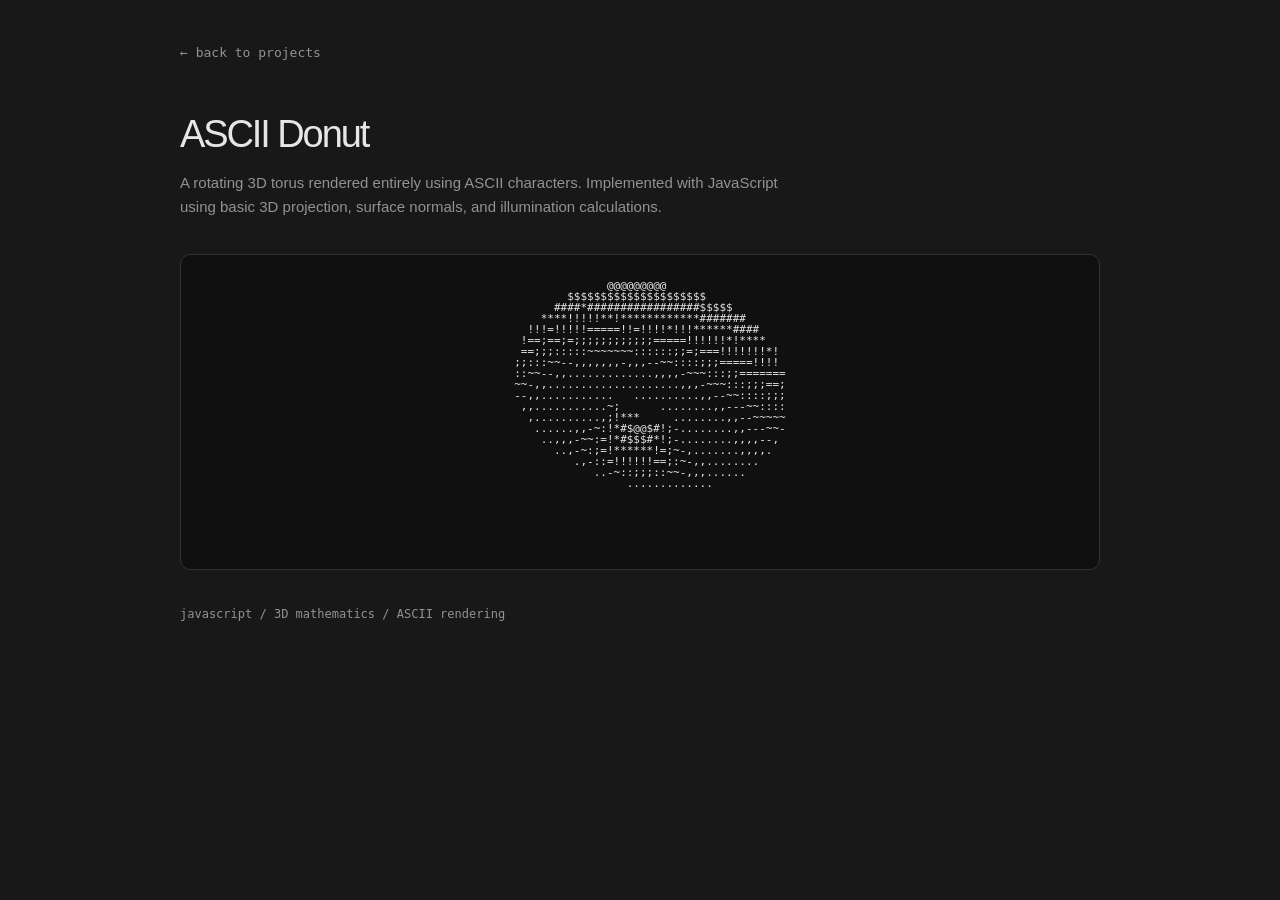
<file: Projects/donut.html>
<!DOCTYPE html>
<html lang="en">

<head>
  <meta charset="UTF-8">
  <meta name="viewport" content="width=device-width, initial-scale=1.0">
  <title>ASCII Donut | Cooper Whatmore</title>
  <link rel="stylesheet" href="../style.css">

  <style>
    .donut-page {
      max-width: 960px;
      margin: 0 auto;
      padding: 40px 20px;
    }

    .back-link {
      color: #929292;
      font-family: monospace;
      font-size: 13px;
    }

    .donut-page h1 {
      font-size: 38px;
      margin: 50px 0 10px;
    }

    .donut-description {
      color: #929292;
      max-width: 600px;
    }

    .terminal {
      background: #101010;
      border: 1px solid #333;
      border-radius: 10px;
      padding: 25px;
      margin: 35px 0;
      overflow-x: auto;
    }

    #donut {
      color: #e6e6e6;
      font-family: monospace;
      font-size: 11px;
      line-height: 1;
      letter-spacing: 0;
      white-space: pre;
      width: max-content;
      margin: auto;
    }

    .donut-info {
      color: #929292;
      font-family: monospace;
      font-size: 12px;
    }
  </style>
</head>

<body>

  <main class="donut-page">

    <a href="../index.html" class="back-link">
      ← back to projects
    </a>

    <h1>ASCII Donut</h1>

    <p class="donut-description">
      A rotating 3D torus rendered entirely using ASCII
      characters. Implemented with JavaScript using
      basic 3D projection, surface normals, and
      illumination calculations.
    </p>

    <div class="terminal">
      <pre id="donut" aria-label="Animated rotating ASCII donut"></pre>
    </div>

    <p class="donut-info">
      javascript / 3D mathematics / ASCII rendering
    </p>

  </main>

  <script src="../donut.js"></script>

</body>
</html>
</file>
<file: style.css>
/* ------------------------------
   GLOBAL
------------------------------ */

:root {
  --background: #181818;
  --card: #222222;
  --text: #e6e6e6;
  --muted: #929292;
  --border: #333333;
  --accent: #b7b7b7;
}

* {
  box-sizing: border-box;
}

html {
  scroll-behavior: smooth;
}

body {
  margin: 0;
  background: var(--background);
  color: var(--text);

  font-family: Arial, Helvetica, sans-serif;
  font-size: 15px;
  line-height: 1.6;
}

a {
  color: inherit;
  text-decoration: none;
}

a:hover {
  color: white;
}

.container {
  width: min(100% - 40px, 960px);
  margin: 0 auto;
}

/* ------------------------------
   HEADER
------------------------------ */

header {
  padding: 70px 0 26px;
}

h1 {
  font-size: clamp(48px, 8vw, 86px);
  font-weight: 400;
  letter-spacing: -0.055em;
  line-height: 1.1;

  margin: 0;
}

.subtitle {
  color: var(--muted);
  font-size: 16px;
  margin: 10px 0 0;
}

hr {
  border: none;
  border-top: 1px solid var(--border);
  margin: 0;
}

/* ------------------------------
   SECTIONS
------------------------------ */

section {
  margin-top: 60px;
}

h2 {
  font-size: 18px;
  font-weight: 400;
  text-align: center;
  margin: 0 0 20px;
}

/* ------------------------------
   PROJECT CARDS
------------------------------ */

.project-grid {
  display: grid;
  grid-template-columns: repeat(3, minmax(0, 1fr));
  gap: 18px;
}

.project-card {
  display: block;
  min-width: 0;
  border-radius: 12px;
  overflow: hidden;
  background: var(--card);

  transition: background 0.2s ease;
}

.project-card:hover {
  background: #303030;
}

.project-image {
  position: relative;
  height: 180px;
  background: #242424;
  overflow: hidden;

  display: flex;
  align-items: center;
  justify-content: center;
}

.project-image img {
  position: absolute;
  inset: 0;
  width: 100%;
  height: 100%;
  object-fit: cover;
  z-index: 1;
}

.project-placeholder {
  color: #525252;
  font-family: monospace;
  font-size: 12px;
  letter-spacing: 0.12em;
}

.project-info {
  padding: 14px 16px 17px;
}

.project-info h3 {
  font-family: monospace;
  font-size: 13px;
  font-weight: 600;
  letter-spacing: 0.02em;

  margin: 0 0 4px;
}

.project-info p {
  color: var(--muted);
  font-size: 12px;
  margin: 0;
}

/* ------------------------------
   OTHER PROJECTS
------------------------------ */

.project-links {
  margin: 0 12px;
}

.project-link {
  display: flex;
  align-items: baseline;
  gap: 12px;

  padding: 9px 0;
  border-bottom: 1px solid var(--border);

  font-family: monospace;
  font-size: 13px;
}

.project-name {
  color: #bcbcbc;
  white-space: nowrap;
}

.project-description {
  color: var(--muted);
}

/* ------------------------------
   ABOUT
------------------------------ */

.about-text {
  max-width: 680px;
  margin: 0 auto;
}

.about-text p {
  color: #bcbcbc;
  margin: 0 0 18px;
}

/* ------------------------------
   CONTACT
------------------------------ */

.links {
  display: flex;
  justify-content: center;
  flex-wrap: wrap;
  gap: 25px;

  font-family: monospace;
  font-size: 13px;
}

.links a {
  color: var(--muted);
  text-decoration: underline;
  text-decoration-color: #555;
  text-underline-offset: 5px;
}

.links a:hover {
  color: white;
}

/* ------------------------------
   FOOTER
------------------------------ */

footer {
  display: flex;
  justify-content: space-between;
  gap: 20px;

  border-top: 1px solid var(--border);
  margin-top: 90px;
  padding: 20px 0 35px;

  color: #777;
  font-family: monospace;
  font-size: 11px;
}

/* ------------------------------
   MOBILE
------------------------------ */

@media (max-width: 700px) {

  header {
    padding-top: 50px;
  }

  section {
    margin-top: 45px;
  }

  .project-grid {
    grid-template-columns: 1fr;
    gap: 16px;
  }

  .project-image {
    height: 210px;
  }

  .project-link {
    flex-direction: column;
    gap: 2px;
  }

  .project-name {
    white-space: normal;
  }

  footer {
    flex-direction: column;
    gap: 4px;
  }

}

@media (prefers-reduced-motion: reduce) {
  html {
    scroll-behavior: auto;
  }

  .project-card {
    transition: none;
  }
}


/* ------------------------------
   ASCII DONUT DECORATION
------------------------------ */

.hero-header {
  display: flex;
  justify-content: space-between;
  align-items: center;
  gap: 20px;

  min-height: 250px;
}

.hero-text {
  flex: 1;
  min-width: 0;
}

.donut-decoration {
  flex-shrink: 0;
  width: 290px;
  height: 150px;

  display: flex;
  align-items: center;
  justify-content: center;

  overflow: hidden;
  pointer-events: none;
}

#donut {
  margin: 0;
  color: #a9a9a9;

  font-family: "Courier New", monospace;
  font-size: 7px;
  line-height: 7px;
  letter-spacing: 0;

  white-space: pre;
  user-select: none;
}

/* Hide the decoration on small screens */

@media (max-width: 750px) {
  .hero-header {
    min-height: auto;
  }

  .donut-decoration {
    display: none;
  }
}

@media (prefers-reduced-motion: reduce) {
  .donut-decoration {
    display: none;
  }
}

.simulation-link {
  display: inline-block;
  margin-top: 15px;
  color: #bcbcbc;
  font-family: monospace;
  font-size: 13px;
  text-decoration: underline;
  text-underline-offset: 5px;
}

.simulation-link:hover {
  color: white;
}
</file>
